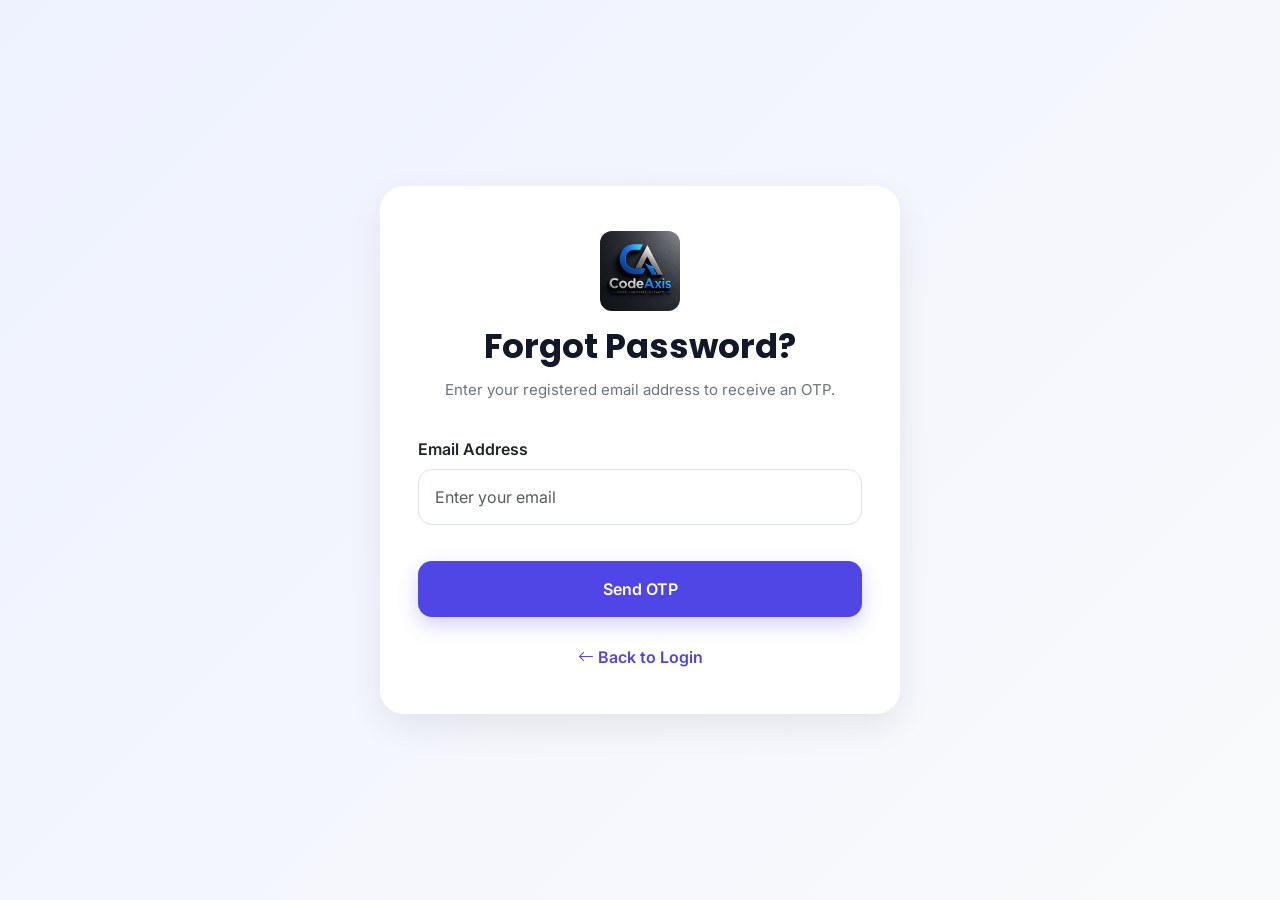
<file: forgot-password.html>
<!DOCTYPE html>
<html lang="en">

<head>

<meta charset="UTF-8">

<meta name="viewport" content="width=device-width, initial-scale=1.0">

<title>Forgot Password Flow</title>

<link href="https://cdn.jsdelivr.net/npm/bootstrap@5.3.3/dist/css/bootstrap.min.css" rel="stylesheet">

<link rel="stylesheet" href="https://cdn.jsdelivr.net/npm/bootstrap-icons@1.11.3/font/bootstrap-icons.min.css">

<link href="https://fonts.googleapis.com/css2?family=Inter:wght@300;400;500;600;700&family=Poppins:wght@500;600;700&display=swap" rel="stylesheet">

<link rel="stylesheet" href="assets/css/forgot-password.css">

</head>

<body>

<div class="forgot-wrapper">

<!-- STEP 1 -->

<div id="step1">

<div class="brand-icon">
    <img src="assets/images/logo.png" alt="Logo">
</div>

<h1 class="title">
Forgot Password?
</h1>

<p class="subtitle">
Enter your registered email address to receive an OTP.
</p>

<div class="mb-3">

<label class="form-label">
Email Address
</label>

<input
type="email"
class="form-control"
id="email"
placeholder="Enter your email"
>

</div>

<button class="reset-btn" id="sendOtpBtn">

<span id="sendText">
Send OTP
</span>

<span
class="spinner-border spinner-border-sm d-none"
id="sendLoader">
</span>

</button>

</div>

<!-- STEP 2 -->

<div id="step2" class="step-box">

<div class="icon-box">
<i class="bi bi-shield-lock"></i>
</div>

<h1 class="title">
Verify OTP
</h1>

<p class="subtitle">
Enter the OTP sent to your email address.
</p>

<div class="mb-3">

<label class="form-label">
OTP
</label>

<input
type="text"
class="form-control"
id="otp"
placeholder="Enter OTP"
>

</div>

<button class="reset-btn" id="verifyOtpBtn">

<span id="verifyText">
Verify OTP
</span>

<span
class="spinner-border spinner-border-sm d-none"
id="verifyLoader">
</span>

</button>

</div>

<!-- STEP 3 -->

<div id="step3" class="step-box">

<div class="icon-box">
<i class="bi bi-key"></i>
</div>

<h1 class="title">
Reset Password
</h1>

<p class="subtitle">
Create a new secure password.
</p>

<div class="mb-3">

<label class="form-label">
New Password
</label>

<div class="password-box">

<input
type="password"
class="form-control"
id="newPassword"
placeholder="Enter new password"
>

<span class="toggle-password" id="toggleNewPassword">
<i class="bi bi-eye-slash"></i>
</span>

</div>

</div>

<div class="mb-3">

<label class="form-label">
Confirm Password
</label>

<div class="password-box">

<input
type="password"
class="form-control"
id="confirmPassword"
placeholder="Confirm password"
>

<span class="toggle-password" id="toggleConfirmPassword">
<i class="bi bi-eye-slash"></i>
</span>

</div>

</div>

<button class="reset-btn" id="resetPasswordBtn">

<span id="resetText">
Reset Password
</span>

<span
class="spinner-border spinner-border-sm d-none"
id="resetLoader">
</span>

</button>

</div>

<!-- STEP 4 -->

<div id="step4" class="step-box">

<div class="success-icon">
<i class="bi bi-check-circle-fill"></i>
</div>

<h1 class="title">
Success!
</h1>

<p class="subtitle">
Your password has been reset successfully.
</p>

<a
href="index.html"
class="reset-btn d-flex align-items-center justify-content-center text-decoration-none">

Back To Login

</a>

</div>

<div class="message" id="messageBox"></div>

<div class="back-login">

<a href="index.html">

<i class="bi bi-arrow-left"></i>

Back to Login

</a>

</div>

</div>

<script src="assets/js/forgot-password.js"></script>

</body>
</html>
</file>
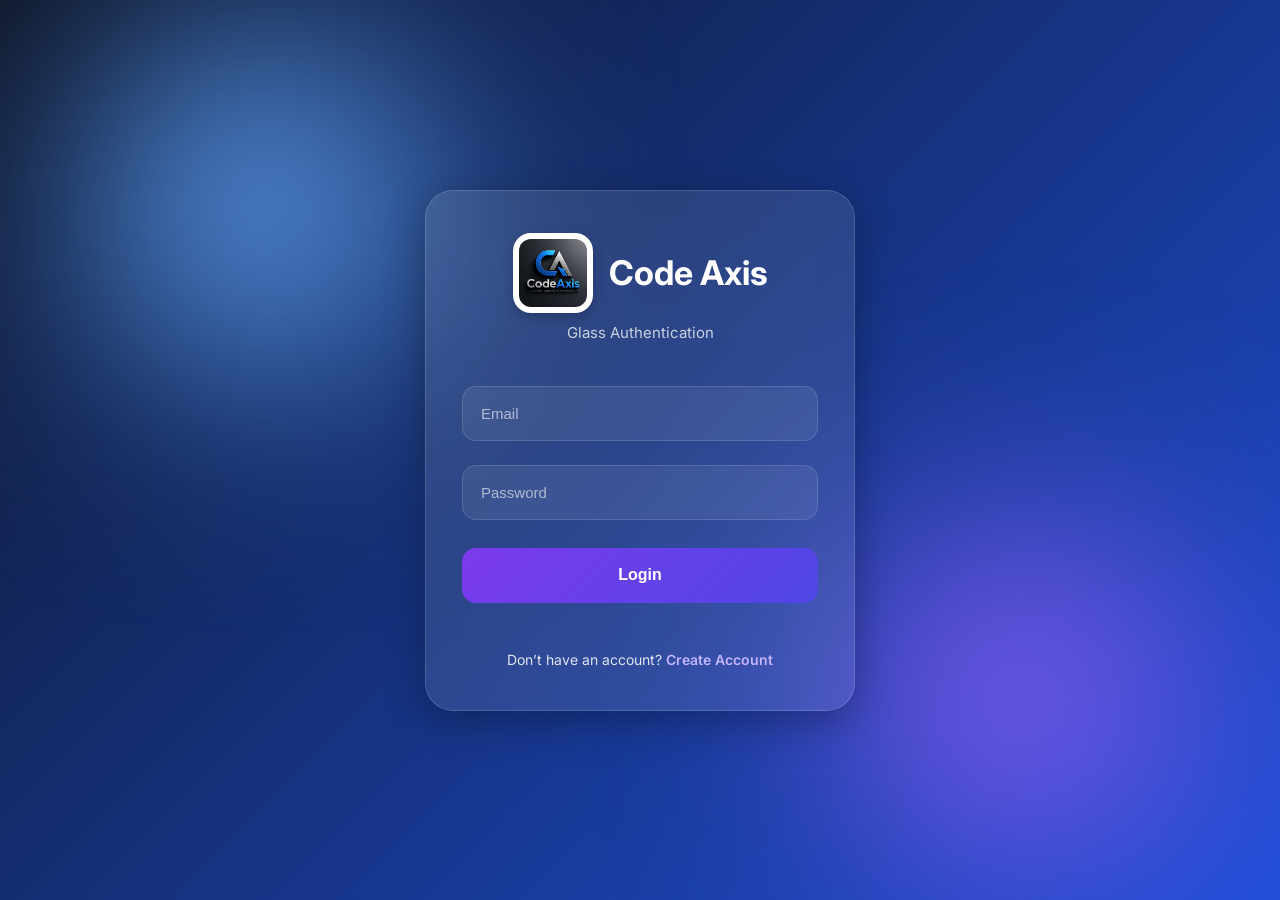
<file: glass-form.html>
<!DOCTYPE html>
<html lang="en">
<head>
<meta charset="UTF-8">
<title>Glass Auth System</title>
<meta name="viewport" content="width=device-width, initial-scale=1">

<link rel="stylesheet" href="assets/css/glass-form.css">
</head>

<body>

<div class="card">

  <div class="brand">
    <img src="assets/images/logo.png" alt="Logo">
    <span>Code Axis</span>
</div>
  <div class="sub">Glass Authentication</div>

  <!-- LOGIN -->
  <form id="loginForm" class="form active">

    <input type="email" id="loginEmail" placeholder="Email" required>
    <input type="password" id="loginPassword" placeholder="Password" required>

    <button type="submit">Login</button>

    <div class="msg" id="loginMsg"></div>

    <p class="link">
      Don’t have an account?
      <a href="#" id="showSignup">Create Account</a>
    </p>

  </form>

  <!-- SIGNUP -->
  <form id="signupForm" class="form">

    <input type="text" id="signupName" placeholder="Name" required>
    <input type="email" id="signupEmail" placeholder="Email" required>
    <input type="password" id="signupPassword" placeholder="Password" required>
    <input type="password" id="signupConfirmPassword" placeholder="Confirm Password" required>

    <button type="submit">Create Account</button>

    <div class="msg" id="signupMsg"></div>

    <p class="link">
      Already have an account?
      <a href="#" id="showLogin">Login</a>
    </p>

  </form>

</div>

<script src="assets/js/glass-form.js"></script>

</body>
</html>
</file>
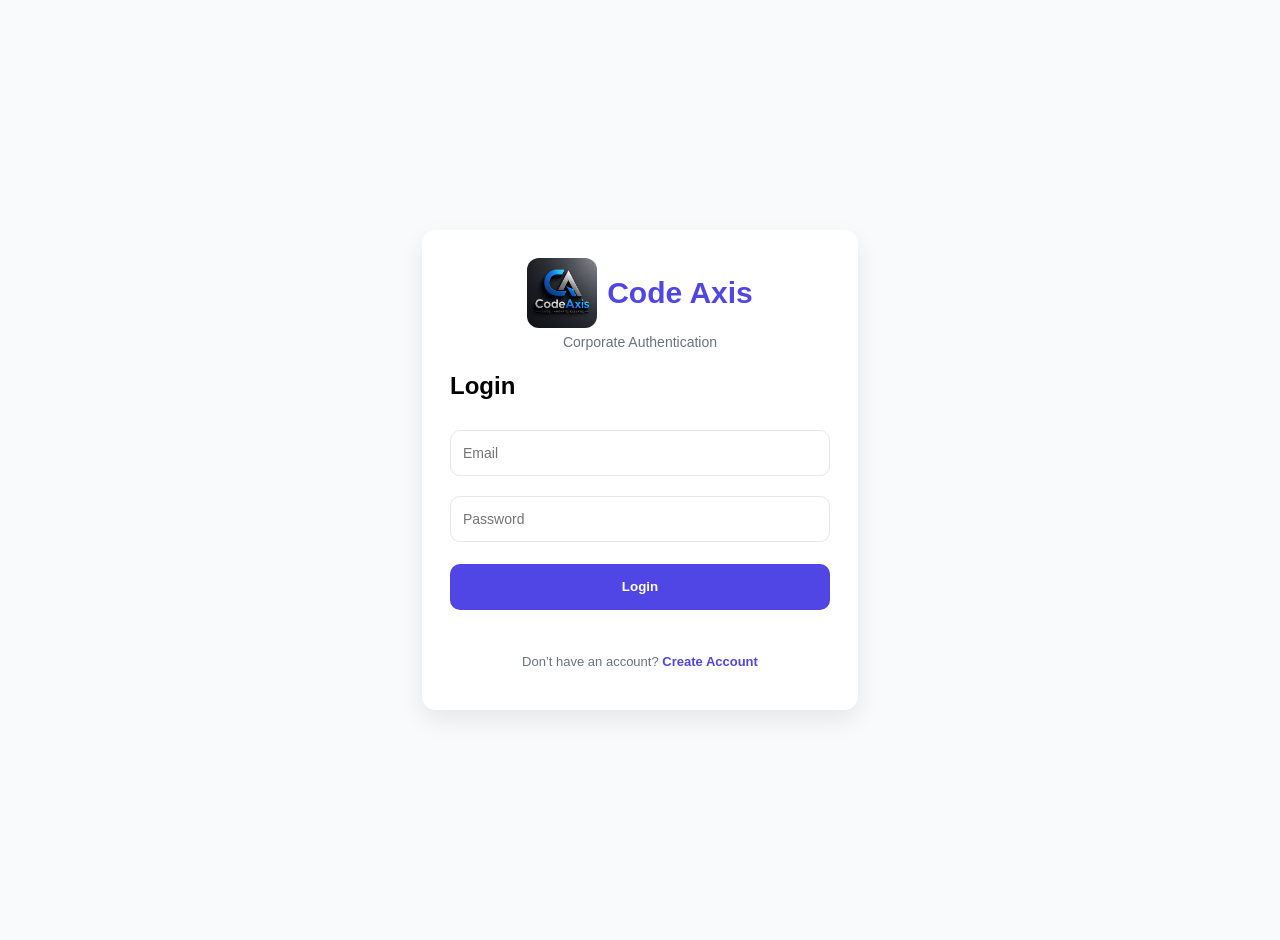
<file: material-form.html>
<!DOCTYPE html>
<html lang="en">
<head>
<meta charset="UTF-8">
<title>Material Auth System</title>
<meta name="viewport" content="width=device-width, initial-scale=1">

<link rel="stylesheet" href="assets/css/material-form.css">
</head>

<body>

<div class="card">

  <div class="brand">
    <img src="assets/images/logo.png" alt="Logo">
    Code Axis
</div>
  <div class="sub">Corporate Authentication</div>

  <!-- LOGIN FORM -->
  <form id="loginForm" class="form active">

    <h2>Login</h2>

    <input type="email" id="loginEmail" placeholder="Email" required>
    <input type="password" id="loginPassword" placeholder="Password" required>

    <button type="submit" id="loginBtn">Login</button>

    <div class="msg" id="loginMsg"></div>

    <p class="link">
      Don’t have an account?
      <a href="#" id="showSignup">Create Account</a>
    </p>

  </form>

  <!-- SIGNUP FORM -->
  <form id="signupForm" class="form">

    <h2>Create Account</h2>

    <input type="text" id="signupName" placeholder="Name" required>
    <input type="email" id="signupEmail" placeholder="Email" required>
    <input type="password" id="signupPassword" placeholder="Password (min 8 chars)" required>
    <input type="password" id="signupConfirmPassword" placeholder="Confirm Password" required>

    <button type="submit" id="signupBtn">Create Account</button>

    <div class="msg" id="signupMsg"></div>

    <p class="link">
      Already have an account?
      <a href="#" id="showLogin">Login</a>
    </p>

  </form>

</div>

<!-- FIXED SCRIPT PATH -->
<script src="assets/js/material-form.js"></script>

</body>
</html>
</file>
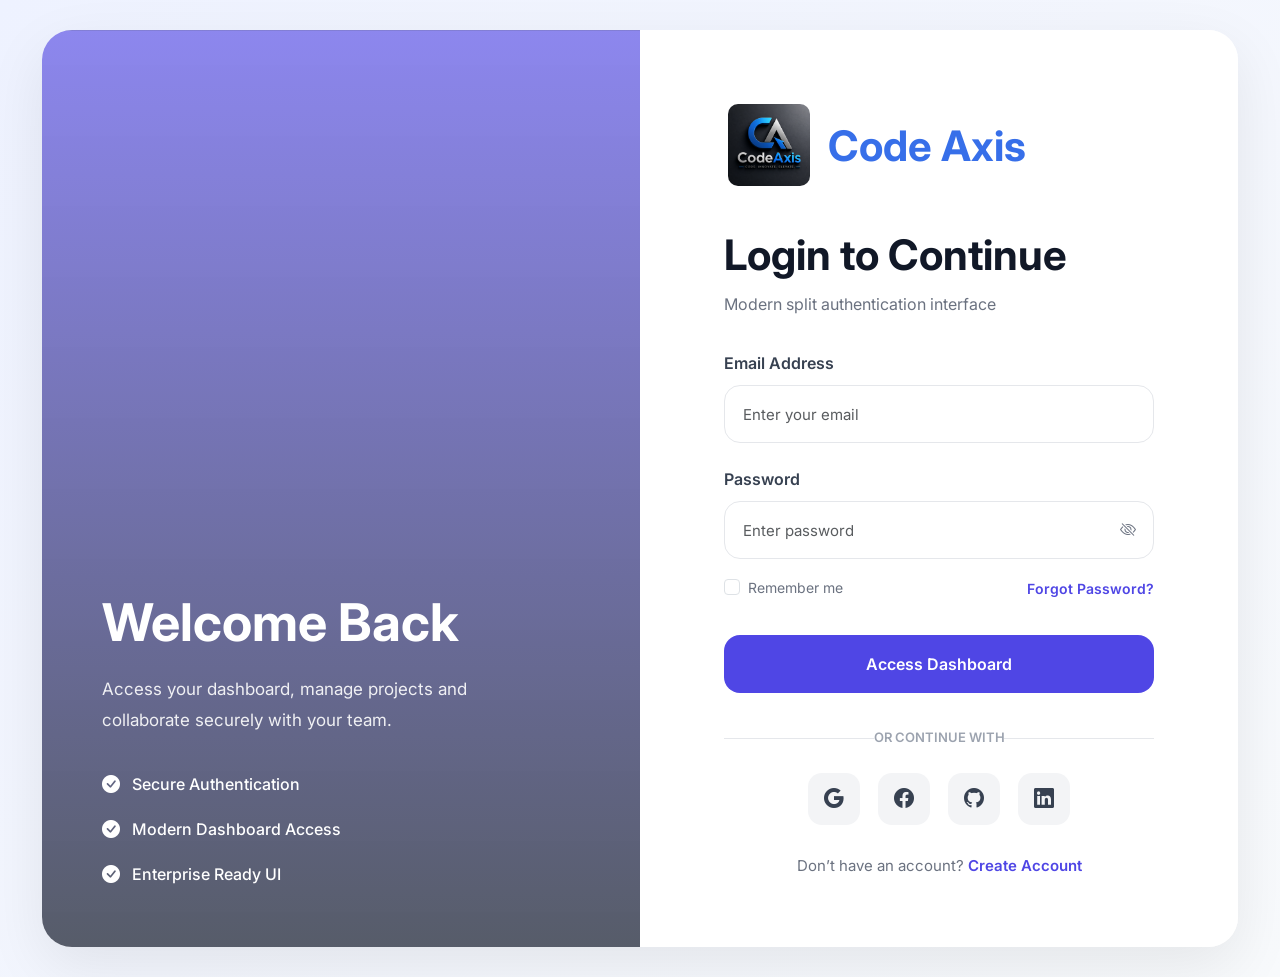
<file: split-login.html>
<!DOCTYPE html>
<html lang="en">

<head>

<meta charset="UTF-8">
<meta name="viewport" content="width=device-width, initial-scale=1.0">

<title>Modern Split Login</title>

<link href="https://cdn.jsdelivr.net/npm/bootstrap@5.3.3/dist/css/bootstrap.min.css" rel="stylesheet">

<link rel="stylesheet" href="https://cdn.jsdelivr.net/npm/bootstrap-icons@1.11.3/font/bootstrap-icons.min.css">

<link href="https://fonts.googleapis.com/css2?family=Inter:wght@300;400;500;600;700&display=swap" rel="stylesheet">

<link rel="stylesheet" href="assets/css/split-login.css">

</head>

<body>

<div class="split-wrapper">

<div class="container-fluid">

<div class="row g-0 split-card">

<!-- LEFT IMAGE PANEL -->

<div class="col-lg-6 image-panel">

<div class="overlay-content">

<h1>
Welcome Back
</h1>

<p>
Access your dashboard, manage projects and collaborate securely with your team.
</p>

<div class="feature-list">

<div>
<i class="bi bi-check-circle-fill"></i>
Secure Authentication
</div>

<div>
<i class="bi bi-check-circle-fill"></i>
Modern Dashboard Access
</div>

<div>
<i class="bi bi-check-circle-fill"></i>
Enterprise Ready UI
</div>

</div>

</div>

</div>

<!-- RIGHT FORM PANEL -->

<div class="col-lg-6 form-panel">

<div class="form-container">

      <div class="brand">

            <div class="brand-icon">
              <img src="assets/images/logo.png" alt="Logo">
            </div>

            <span>Code Axis</span>

          </div>

<h2>
Login to Continue
</h2>

<p class="subtitle">
Modern split authentication interface
</p>

<form>

<div class="mb-4">

<label class="form-label">
Email Address
</label>

<input
type="email"
class="form-control split-input"
placeholder="Enter your email"
>

</div>

<div class="mb-3">

<label class="form-label">
Password
</label>

<div class="password-box">

<input
type="password"
class="form-control split-input"
id="splitPassword"
placeholder="Enter password"
>

<span class="toggle-password" id="splitToggle">
<i class="bi bi-eye-slash"></i>
</span>

</div>

</div>

<div class="d-flex justify-content-between align-items-center mb-4">

<div class="form-check">

<input class="form-check-input" type="checkbox">

<label class="form-check-label">
Remember me
</label>

</div>

<a href="forgot-password.html" class="forgot-link">
Forgot Password?
</a>

</div>

<button class="split-btn">
Access Dashboard
</button>

<div class="divider">
OR CONTINUE WITH
</div>

<div class="social-icons">

<a href="#">
<i class="bi bi-google"></i>
</a>

<a href="#">
<i class="bi bi-facebook"></i>
</a>

<a href="#">
<i class="bi bi-github"></i>
</a>

<a href="#">
<i class="bi bi-linkedin"></i>
</a>

</div>

<div class="signup-text">

Don’t have an account?

<a href="registration.html">
Create Account
</a>

</div>

</form>

</div>

</div>

</div>

</div>

</div>

<script src="assets/js/split-login.js"></script>

</body>
</html>
</file>
<file: assets/css/forgot-password.css>
:root{
--primary:#4F46E5;
--primary-dark:#4338CA;
--success:#22C55E;
--danger:#EF4444;
--bg:#F4F7FB;
--text:#111827;
--muted:#6B7280;
--border:#E5E7EB;
--shadow:0 12px 35px rgba(0,0,0,0.08);
}

*{
margin:0;
padding:0;
box-sizing:border-box;
}

body{
font-family:'Inter',poppins;
background:linear-gradient(135deg,#EEF2FF,#F9FAFB);
min-height:100vh;
display:flex;
justify-content:center;
align-items:center;
padding:20px;
}

.forgot-wrapper{
width:100%;
max-width:520px;
background:#fff;
border-radius:24px;
padding:45px 38px;
box-shadow:var(--shadow);

}

.brand-icon{
    display:flex;
    justify-content:center;
    align-items:center;
    margin-bottom:15px;
}

.brand-icon img{
    width:80px;
    height:80px;
    object-fit:contain;
    border-radius:12px;
}
.title{
text-align:center;
font-size:34px;
font-weight:700;
color:var(--text);
font-family:'Poppins',poppins;
margin-bottom:10px;
}

.subtitle{
text-align:center;
color:var(--muted);
font-size:15px;
line-height:1.7;
margin-bottom:35px;
}

.form-label{
font-weight:600;
margin-bottom:8px;
}

.form-control{
height:56px;
border-radius:14px;
padding-left:16px;
}

.form-control:focus{
border-color:var(--primary);
box-shadow:0 0 0 4px rgba(79,70,229,0.12);
}

.password-box{
position:relative;
}

.toggle-password{
position:absolute;
top:50%;
right:18px;
transform:translateY(-50%);
cursor:pointer;
color:#6B7280;
}

.reset-btn{
width:100%;
height:56px;
border:none;
border-radius:14px;
background:var(--primary);
color:#fff;
font-weight:600;
font-size:16px;
margin-top:20px;
transition:0.3s;
box-shadow:0 8px 20px rgba(79,70,229,0.25);
}

.reset-btn:hover{
background:var(--primary-dark);
transform:translateY(-2px);
}

.message{
display:none;
margin-top:20px;
text-align:center;
font-weight:600;
font-size:14px;
}

.step-box{
display:none;
}

.back-login{
text-align:center;
margin-top:28px;
}

.back-login a{
text-decoration:none;
color:var(--primary);
font-weight:600;
}

.success-icon{
width:90px;
height:90px;
border-radius:50%;
background:rgba(34,197,94,0.12);
display:flex;
justify-content:center;
align-items:center;
margin:auto;
margin-bottom:20px;
}

.success-icon i{
font-size:40px;
color:var(--success);
}
@media(max-width:768px){

    .section-heading h1{
        font-size:40px;
    }

    .selection-card{
        margin-bottom:20px;
    }

    .register-card{
        padding:35px;
    }

    .nav-links{
        gap:15px;
        font-size:14px;
    }
}

@media(max-width:576px){

    .register-card{
        padding:30px 22px;
    }

    .button-group{
        flex-direction:column;
    }

    .line{
        width:40px;
    }

    .section-heading h1{
        font-size:32px;
    }

    .title{
        font-size:30px;
    }

    .navbar-brand{
        font-size:24px;
    }

    .nav-links{
        gap:12px;
        font-size:13px;
    }
}
@media(max-width:480px){

  .card,
  .auth-card{
    width:100%;
    max-width:100%;
    padding:20px;
  }

  body{
    padding:15px;
  }

}
</file>
<file: assets/css/glass-form.css>
/* GOOGLE FONT */
@import url('https://fonts.googleapis.com/css2?family=Inter:wght@400;500;600;700&display=swap');

*{
margin:0;
padding:0;
box-sizing:border-box;
}

body{
font-family:'Inter',sans-serif;
min-height:100vh;
display:flex;
justify-content:center;
align-items:center;
padding:20px;
background:linear-gradient(135deg,#0f172a,#1d4ed8);
overflow:hidden;
position:relative;
}

body::before,
body::after{
content:'';
position:absolute;
border-radius:50%;
filter:blur(120px);
z-index:0;
}

body::before{
width:320px;
height:320px;
background:#60a5fa;
top:5%;
left:8%;
}

body::after{
width:320px;
height:320px;
background:#8b5cf6;
bottom:5%;
right:8%;
}

.card{
position:relative;
z-index:1;
width:100%;
max-width:430px;
padding:42px 36px;
border-radius:28px;
background:rgba(255,255,255,0.10);
backdrop-filter:blur(20px);
-webkit-backdrop-filter:blur(20px);
border:1px solid rgba(255,255,255,0.15);
box-shadow:0 10px 40px rgba(0,0,0,0.30);
color:#fff;
transition:0.3s ease;
}

.card:hover{
transform:translateY(-3px);
}

.brand{
display:flex;
justify-content:center;
align-items:center;
gap:16px;
margin-bottom:10px;
font-size:34px;
font-weight:700;
color:#fff;
}

.brand img{
width:80px;
height:80px;
object-fit:contain;
background:#fff;
padding:6px;
border-radius:18px;
box-shadow:0 4px 12px rgba(0,0,0,0.20);
}

.sub{
text-align:center;
font-size:15px;
color:rgba(255,255,255,0.75);
margin-bottom:32px;
}

.form{
display:none;
animation:fadeIn 0.4s ease;
}

.form.active{
display:block;
}

input{
width:100%;
height:55px;
margin:12px 0;
padding:0 18px;
border:none;
outline:none;
border-radius:14px;
background:rgba(255,255,255,0.08);
border:1px solid rgba(255,255,255,0.12);
color:#fff;
font-size:15px;
transition:0.25s ease;
}

input::placeholder{
color:rgba(255,255,255,0.60);
}

input:hover{
background:rgba(255,255,255,0.12);
}

input:focus{
border-color:rgba(255,255,255,0.35);
background:rgba(255,255,255,0.15);
box-shadow:0 0 0 4px rgba(255,255,255,0.06);
}

button{
width:100%;
height:55px;
margin-top:16px;
border:none;
border-radius:14px;
background:linear-gradient(135deg,#7c3aed,#4f46e5);
color:#fff;
font-size:16px;
font-weight:600;
cursor:pointer;
transition:0.3s ease;
}

button:hover{
transform:translateY(-2px);
box-shadow:0 10px 24px rgba(124,58,237,0.40);
}

button:active{
transform:scale(0.98);
}

.link{
text-align:center;
margin-top:18px;
font-size:14px;
color:rgba(255,255,255,0.85);
}

.link a{
color:#c4b5fd;
text-decoration:none;
font-weight:600;
transition:0.3s;
}

.link a:hover{
color:#fff;
}

.msg{
min-height:18px;
text-align:center;
margin-top:12px;
font-size:13px;
}

.msg.success{
color:#00ffbf;
}

.msg.error{
color:#ff7b7b;
}

@keyframes fadeIn{
from{
opacity:0;
transform:translateY(10px);
}
to{
opacity:1;
transform:translateY(0);
}
}

  /* RESPONSIVE */

   @media(max-width:768px){

    .section-heading h1{
        font-size:40px;
    }

    .selection-card{
        margin-bottom:20px;
    }

    .register-card{
        padding:35px;
    }

    .nav-links{
        gap:15px;
        font-size:14px;
    }
}

@media(max-width:576px){

    .register-card{
        padding:30px 22px;
    }

    .button-group{
        flex-direction:column;
    }

    .line{
        width:40px;
    }

    .section-heading h1{
        font-size:32px;
    }

    .title{
        font-size:30px;
    }

    .navbar-brand{
        font-size:24px;
    }

    .nav-links{
        gap:12px;
        font-size:13px;
    }
}
@media(max-width:480px){

  .card,
  .auth-card{
    width:100%;
    max-width:100%;
    padding:20px;
  }




  body{
    padding:15px;
  }

}
</file>
<file: assets/css/material-form.css>
body {
  background: #F9FAFB;
  font-family: 'Inter', 'Poppins', sans-serif;
  min-height: 100vh;
  display: flex;
  justify-content: center;
  align-items: center;
  margin: 0;
  padding: 20px;
}

.brand{
    display:flex;
    justify-content:center;
    align-items:center;
    gap:10px;
    font-weight:700;
    text-align:center;
}

.brand img{
    width:70px;
    height:70px;
    object-fit:contain;
    border-radius:12px;
}
/* CARD */
.card {
  width: 380px;
  background: #fff;
  padding: 28px;
  border-radius: 14px;
  box-shadow: 0 10px 25px rgba(0,0,0,0.08);
  transition: 0.3s ease;
}

.card:hover {
  transform: translateY(-2px);
}

/* BRAND */
.brand {
  text-align: center;
  font-size: 30px;
  font-weight: 700;
  color: #4F46E5;
  margin-bottom: 6px;
}

.sub {
  text-align: center;
  font-size: 14px;
  color: #6B7280;
  margin-bottom: 22px;
}

/* FORM */
.form {
  display: none;
  animation: fadeIn 0.3s ease-in-out;
}

.form.active {
  display: block;
}

/* INPUT */
input {
  width: 100%;
  height: 46px;
  margin: 10px 0;
  padding: 12px;
  border-radius: 10px;
  border: 1.5px solid #E5E7EB;
  outline: none;
  font-size: 14px;
  background: #fff;
  transition: 0.2s;
  box-sizing: border-box;
}

input:focus {
  border-color: #4F46E5;
  box-shadow: 0 0 0 3px rgba(79,70,229,0.12);
}

/* BUTTON */
button {
  width: 100%;
  height: 46px;
  background: #4F46E5;
  color: white;
  border: none;
  border-radius: 10px;
  font-weight: 600;
  cursor: pointer;
  margin-top: 12px;
  transition: 0.2s ease;
}

button:hover {
  background: #4338CA;
  box-shadow: 0 8px 18px rgba(79,70,229,0.20);
}

button:active {
  transform: scale(0.98);
}

/* LINK */
.link {
  text-align: center;
  margin-top: 16px;
  font-size: 13px;
  color: #6B7280;
}

.link a {
  color: #4F46E5;
  font-weight: 600;
  cursor: pointer;
  text-decoration: none;
}

.link a:hover {
  text-decoration: underline;
}

/* MESSAGE */
.msg {
  text-align: center;
  font-size: 13px;
  margin-top: 10px;
  color: #EF4444;
  min-height: 18px;
}

.msg.success {
  color: #22C55E;
}

/* ANIMATION */
@keyframes fadeIn {
  from {
    opacity: 0;
    transform: translateY(5px);
  }

  to {
    opacity: 1;
    transform: translateY(0);
  }
}

/* RESPONSIVE */
@media(max-width:768px){

    .section-heading h1{
        font-size:40px;
    }

    .selection-card{
        margin-bottom:20px;
    }

    .register-card{
        padding:35px;
    }

    .nav-links{
        gap:15px;
        font-size:14px;
    }
}

@media(max-width:576px){

    .register-card{
        padding:30px 22px;
    }

    .button-group{
        flex-direction:column;
    }

    .line{
        width:40px;
    }

    .section-heading h1{
        font-size:32px;
    }

    .title{
        font-size:30px;
    }

    .navbar-brand{
        font-size:24px;
    }

    .nav-links{
        gap:12px;
        font-size:13px;
    }
}
@media(max-width:480px){

  .card,
  .auth-card{
    width:100%;
    max-width:100%;
    padding:20px;
  }

  body{
    padding:15px;
  }

}
</file>
<file: assets/css/split-login.css>
body{
    font-family:'Inter',poppins;
    background:linear-gradient(135deg,#EEF2FF,#F8FAFC);
    min-height:100vh;
    display:flex;
    align-items:center;
    justify-content:center;
    padding:30px;
    overflow-x:hidden;
}

/* WRAPPER */

.split-wrapper{
    width:100%;
}

/* MAIN CARD */

.split-card{
    background:#fff;
    border-radius:30px;
    overflow:hidden;
    box-shadow:0 20px 60px rgba(0,0,0,0.08);
    min-height:720px;
}

/* LEFT IMAGE PANEL */

.image-panel{
    position:relative;
    min-height:720px;
    background:
    linear-gradient(rgba(79,70,229,0.65),rgba(15,23,42,0.7)),
    url('https://images.unsplash.com/photo-1498050108023-c5249f4df085?q=80&w=1200&auto=format&fit=crop');
    background-size:cover;
    background-position:center;
    display:flex;
    align-items:flex-end;
    padding:60px;
}

.overlay-content{
    color:#fff;
    max-width:450px;
}

.overlay-content h1{
    font-size:52px;
    font-weight:700;
    margin-bottom:20px;
    line-height:1.2;
}

.overlay-content p{
    font-size:17px;
    line-height:1.8;
    margin-bottom:35px;
    opacity:0.9;
}

/* FEATURE LIST */

.feature-list{
    display:flex;
    flex-direction:column;
    gap:18px;
}

.feature-list div{
    display:flex;
    align-items:center;
    gap:12px;
    font-size:16px;
    font-weight:500;
}

.feature-list i{
    color:#fff;
    font-size:18px;
}

/* RIGHT FORM PANEL */

.form-panel{
    background:#fff;
    padding:70px 60px;
    display:flex;
    align-items:center;
    justify-content:center;
}

.form-container{
    width:100%;
    max-width:430px;
}

/* BRAND LOGO */

.brand{
    display:flex;
    align-items:center;
    gap:14px;
    margin-bottom:40px;
}

.brand img{
    width:90px;
    height:90px;
    border-radius:14px;
    object-fit:cover;
    background:#fff;
    padding:4px;
}

.brand span{
    font-size:42px;
    font-weight:700;
    color:#376fe9;
}

/* TITLES */

.form-panel h2{
    font-size:42px;
    font-weight:700;
    margin-bottom:12px;
    color:#111827;
}

.subtitle{
    color:#6B7280;
    margin-bottom:35px;
    font-size:16px;
}

/* FORM LABELS */

.form-label{
    font-weight:600;
    margin-bottom:10px;
    color:#374151;
}

/* INPUTS */

.split-input{
    height:58px;
    border-radius:16px;
    border:1px solid #E5E7EB;
    padding-left:18px;
    font-size:15px;
    transition:0.3s;
}

.split-input:focus{
    border-color:#4F46E5;
    box-shadow:0 0 0 5px rgba(79,70,229,0.15);
}

/* PASSWORD BOX */

.password-box{
    position:relative;
}

.toggle-password{
    position:absolute;
    top:50%;
    right:18px;
    transform:translateY(-50%);
    cursor:pointer;
    color:#6B7280;
}

/* REMEMBER ME */

.form-check-label{
    color:#6B7280;
    font-size:14px;
}

.forgot-link{
    text-decoration:none;
    color:#4F46E5;
    font-size:14px;
    font-weight:600;
}

.forgot-link:hover{
    color:#4338CA;
}

/* BUTTON */

.split-btn{
    width:100%;
    height:58px;
    border:none;
    border-radius:16px;
    background:#4F46E5;
    color:#fff;
    font-weight:600;
    font-size:16px;
    transition:0.3s;
    margin-top:10px;
}

.split-btn:hover{
    background:#4338CA;
    transform:translateY(-2px);
}

/* DIVIDER */

.divider{
    text-align:center;
    margin:35px 0 25px;
    color:#9CA3AF;
    font-size:13px;
    font-weight:600;
    position:relative;
}

.divider::before,
.divider::after{
    content:"";
    position:absolute;
    top:50%;
    width:35%;
    height:1px;
    background:#E5E7EB;
}

.divider::before{
    left:0;
}

.divider::after{
    right:0;
}

/* SOCIAL ICONS */

.social-icons{
    display:flex;
    justify-content:center;
    gap:18px;
    margin-bottom:30px;
}

.social-icons a{
    width:52px;
    height:52px;
    border-radius:14px;
    background:#F3F4F6;
    display:flex;
    align-items:center;
    justify-content:center;
    color:#374151;
    text-decoration:none;
    font-size:20px;
    transition:0.3s;
}

.social-icons a:hover{
    background:#4F46E5;
    color:#fff;
    transform:translateY(-3px);
}

/* SIGNUP */

.signup-text{
    text-align:center;
    color:#6B7280;
    font-size:15px;
}

.signup-text a{
    color:#4F46E5;
    text-decoration:none;
    font-weight:600;
}

.signup-text a:hover{
    color:#4338CA;
}

/* RESPONSIVE */

@media(max-width:768px){

    .section-heading h1{
        font-size:40px;
    }

    .selection-card{
        margin-bottom:20px;
    }

    .register-card{
        padding:35px;
    }

    .nav-links{
        gap:15px;
        font-size:14px;
    }
}

@media(max-width:576px){

    .register-card{
        padding:30px 22px;
    }

    .button-group{
        flex-direction:column;
    }

    .line{
        width:40px;
    }

    .section-heading h1{
        font-size:32px;
    }

    .title{
        font-size:30px;
    }

    .navbar-brand{
        font-size:24px;
    }

    .nav-links{
        gap:12px;
        font-size:13px;
    }
}
@media(max-width:480px){

  .card,
  .auth-card{
    width:100%;
    max-width:100%;
    padding:20px;
  }

  body{
    padding:15px;
  }

}
</file>
